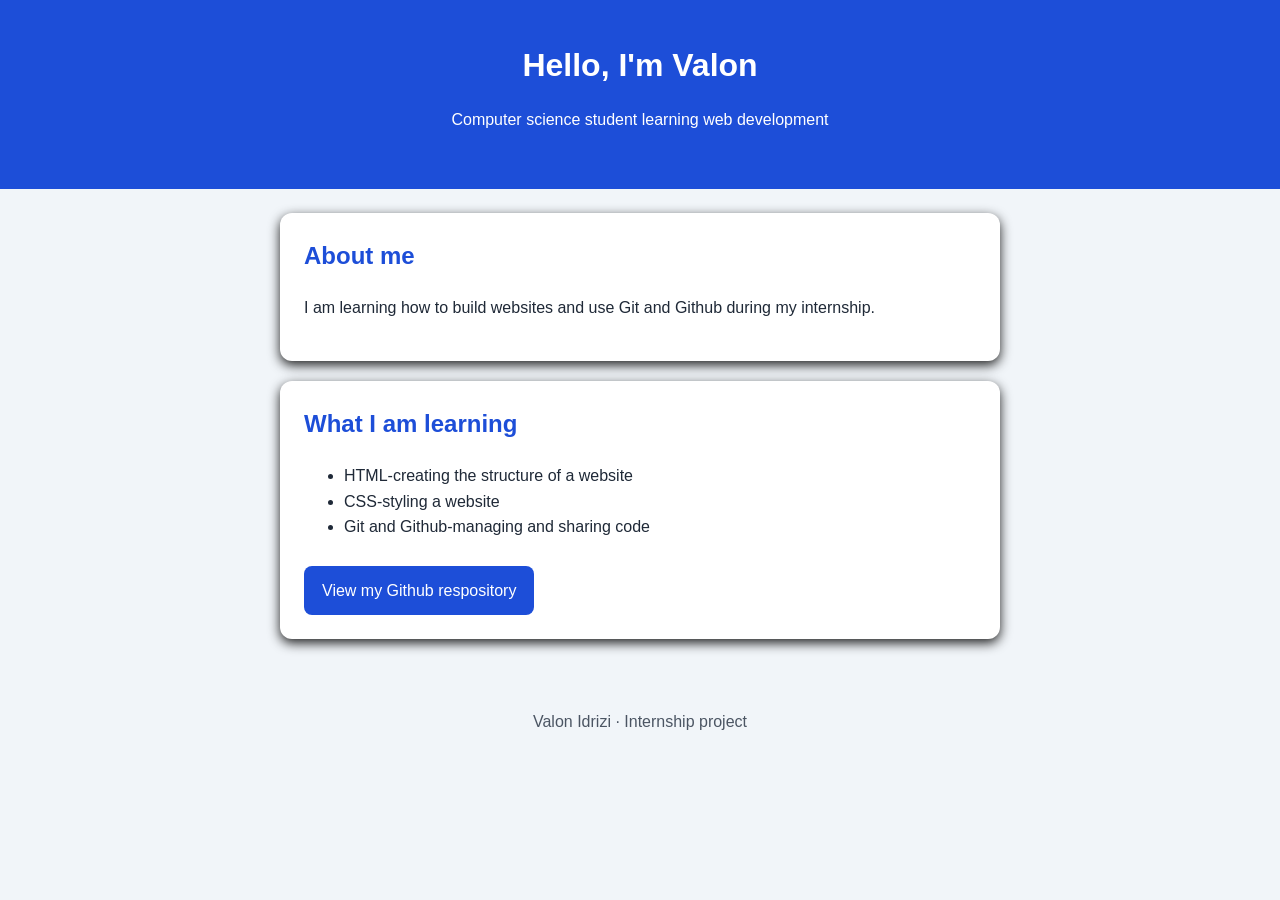
<file: index.html>
<!DOCTYPE html>
<html lang="en">
  <head>
    <meta charset="UTF-8" />
    <meta name="viewport" content="width=device-width, initial-scale=1.0" />
    <title>Valon idrizi</title>
    <link rel="stylesheet" href="style.css" /> 
  </head>
  <body>
    <header>
      <h1>Hello, I'm Valon</h1>
      <p>Computer science student learning web development</p>
    </header>
    <main>
      <section>
        <h2>About me</h2>
        <p>
          I am learning how to build websites and use Git and Github during my internship.
        </p>
      </section>
      <section>
        <h2>What I am learning</h2>
        <ul>
          <li>HTML-creating the structure of a website</li>
          <li>CSS-styling a website</li>
          <li>Git and Github-managing and sharing code</li>
        </ul>
        <a class="button" href="https://github.com/Valonidrizii/Git-praktike">
          View my Github respository
        </a>
      </section>
    </main>
<footer>
  <p>Valon Idrizi · Internship project </p>
</footer>
  </body>
</html>
</file>
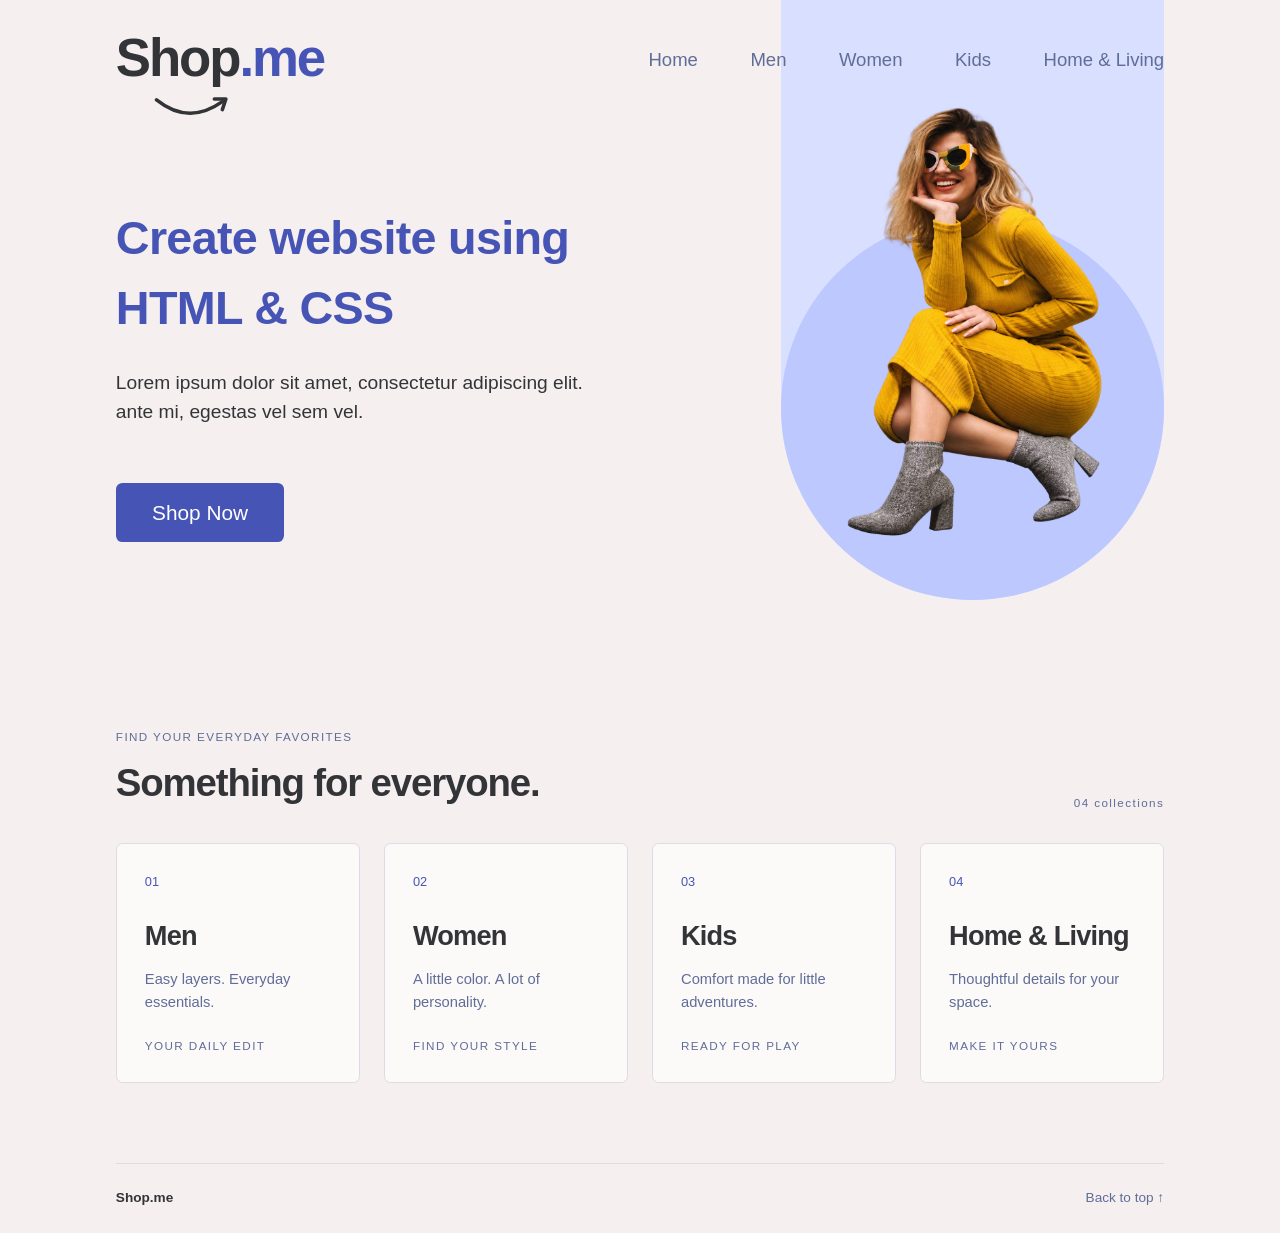
<file: shopme-html-css/index.html>
<!DOCTYPE html>
<html lang="en">
  <head>
    <meta charset="UTF-8" />
    <meta name="viewport" content="width=device-width, initial-scale=1.0" />
    <meta name="description" content="A Shop.me landing page built with HTML and CSS." />
    <title>Shop.me — HTML & CSS</title>
    <link rel="stylesheet" href="style.css" />
  </head>
  <body>
    <a class="skip-link" href="#main">Skip to content</a>

    <!-- FLEX: logoja dhe menuja vendosen në të njëjtin rresht. -->
    <header class="site-header">
      <div class="container header-layout">
        <a class="brand" href="#home" aria-label="Shop.me home">
          <span>Shop<span class="brand-accent">.me</span></span>
          <svg class="brand-smile" viewBox="0 0 90 26" aria-hidden="true">
            <path d="M4 5 Q40 34 78 7" />
            <path d="M69 4 L82 4 L78 16" />
          </svg>
        </a>

        <nav class="navigation" aria-label="Main navigation">
          <a href="#home">Home</a>
          <a href="#men">Men</a>
          <a href="#women">Women</a>
          <a href="#kids">Kids</a>
          <a href="#living">Home &amp; Living</a>
        </nav>
      </div>
    </header>

    <main id="main">
      <section class="hero" id="home" aria-labelledby="hero-title">
        <!-- GRID: teksti është në kolonën e majtë, fotografia në të djathtën. -->
        <div class="container hero-layout">
          <div class="hero-copy">
            <h1 id="hero-title">Create website using<br />HTML &amp; CSS</h1>
            <p>
              Lorem ipsum dolor sit amet, consectetur adipiscing elit.<br class="desktop-break" />
              ante mi, egestas vel sem vel.
            </p>
            <a class="button" href="#collections">Shop Now</a>
          </div>

          <!-- Sfondi dhe rrethi janë CSS; vetëm personi është fotografi. -->
          <div class="hero-art">
            <span class="hero-circle" aria-hidden="true"></span>
            <img
              class="hero-model"
              src="assets/model.png"
              alt="A smiling woman wearing a mustard yellow dress and gray boots"
              width="1199"
              height="1312"
            />
          </div>
        </div>
      </section>

      <!-- Shtesë për ushtrim: lidhjet e menusë çojnë te këto kategori. -->
      <section class="collections container" id="collections" aria-labelledby="collections-title">
        <div class="section-heading">
          <div>
            <p class="eyebrow">FIND YOUR EVERYDAY FAVORITES</p>
            <h2 id="collections-title">Something for everyone.</h2>
          </div>
          <span class="collection-count">04 collections</span>
        </div>

        <!-- GRID: katër karta në desktop, dy në tablet, një në telefon. -->
        <div class="collection-grid">
          <article class="collection-card" id="men" tabindex="-1">
            <span class="card-number">01</span>
            <h3>Men</h3>
            <p>Easy layers. Everyday essentials.</p>
            <span class="card-label">YOUR DAILY EDIT</span>
          </article>
          <article class="collection-card" id="women" tabindex="-1">
            <span class="card-number">02</span>
            <h3>Women</h3>
            <p>A little color. A lot of personality.</p>
            <span class="card-label">FIND YOUR STYLE</span>
          </article>
          <article class="collection-card" id="kids" tabindex="-1">
            <span class="card-number">03</span>
            <h3>Kids</h3>
            <p>Comfort made for little adventures.</p>
            <span class="card-label">READY FOR PLAY</span>
          </article>
          <article class="collection-card" id="living" tabindex="-1">
            <span class="card-number">04</span>
            <h3>Home &amp; Living</h3>
            <p>Thoughtful details for your space.</p>
            <span class="card-label">MAKE IT YOURS</span>
          </article>
        </div>
      </section>
    </main>

    <footer class="site-footer container">
      <p>Shop.me</p>
      <a href="#home">Back to top <span aria-hidden="true">↑</span></a>
    </footer>
  </body>
</html>
</file>
<file: style.css>
*{
  box-sizing: border-box;
}

body{
  margin: 0;
  font-family: Arial, Helvetica, sans-serif;
  line-height: 1.6;
  background-color: #f1f5f9;
  color: #1f2937;
}

header{
  padding: 40px 20px;
  background-color: #1d4ed8;
  color: white;
  text-align: center;
}
header h1 {
  margin: 0;
}

main{
  max-width: 760px;
  margin: 0 auto;
  padding: 24px 20px;
}

section{
  margin-bottom: 20px;
  padding: 24px;
  background-color: white;
  border-radius: 12px;
  box-shadow: 0 4px 12px rgba(0,0,0,0.88);
}

h2{
  margin-top: 0;
  color: #1d4ed8;
}
ul{
  padding-left: 20px;
}

li{
  margin-left: 20px;
}

.button{
  display:inline-block;
  margin-top: 10px;
  padding:12px 18px;
  background-color: #1d4ed8;
  color: white;
  text-decoration: none;
  border-radius: 8px;
}

.button:hover{
  background-color: #1e40af;
}

footer{
  padding: 10px 20px;
  color: #4b5563;
  text-align: center;
}
</file>
<file: shopme-html-css/style.css>
/* 1. VARIABLAT: ndrysho një vlerë këtu dhe ajo përdoret në gjithë faqen. */
:root {
  --color-background: #f5efef;
  --color-text: #333438;
  --color-primary: #4655b5;
  --color-primary-hover: #334397;
  --color-navigation: #606d98;
  --color-lavender: #d9dfff;
  --color-circle: #bdc8ff;
  --color-surface: #fcf9f9;
  --color-border: #dedbe8;
  --space-small: 0.75rem;
  --space-medium: 1.5rem;
  --space-large: 3rem;
  --radius: 0.4rem;
  --container-width: 81.9%;
  --transition: 180ms ease;
}

/* 2. BAZA: padding-u dhe border-i përfshihen në gjerësinë e elementit. */
* { box-sizing: border-box; }
html { scroll-behavior: smooth; }
body {
  margin: 0;
  background: var(--color-background);
  color: var(--color-text);
  font-family: "Trebuchet MS", Arial, sans-serif;
  line-height: 1.5;
}
a { color: inherit; text-decoration: none; }
img { display: block; max-width: 100%; }
h1, h2, h3, p { margin: 0; }
.container { width: min(var(--container-width), 1296px); margin-inline: auto; }

/* 3. FLEX: logoja majtas, menuja djathtas. */
.site-header { position: absolute; inset: 0 0 auto; z-index: 2; }
.header-layout {
  display: flex;
  align-items: flex-start;
  justify-content: space-between;
  gap: var(--space-medium);
  padding-top: 1.15rem;
}
.brand { flex-shrink: 0; font-size: 3.3rem; font-weight: 700; letter-spacing: -0.04em; }
.brand-accent { color: var(--color-primary); }
.brand-smile {
  display: block;
  width: 5rem;
  height: 1.5rem;
  margin: -0.15rem 0 0 2.3rem;
  fill: none;
  stroke: var(--color-text);
  stroke-width: 4;
  stroke-linecap: round;
  stroke-linejoin: round;
}
.navigation {
  display: flex;
  align-items: center;
  flex-wrap: wrap;
  gap: clamp(1.3rem, 4.1vw, 4rem);
  padding-top: 1.75rem;
  color: var(--color-navigation);
  font-size: 1.16rem;
}
.navigation a { transition: color var(--transition); }
.navigation a:hover { color: var(--color-primary-hover); }

/* 4. GRID: dy kolona, me hapësirë midis tyre. */
.hero-layout {
  display: grid;
  grid-template-columns: minmax(0, 1.65fr) minmax(0, 1fr);
  align-items: center;
  gap: 2rem;
}
.hero { padding-bottom: 5rem; }
.hero-copy { padding-top: 9rem; }
.hero-copy h1 {
  color: var(--color-primary);
  font-size: clamp(2.25rem, 3.65vw, 3.5rem);
  font-weight: 600;
  line-height: 1.5;
  letter-spacing: -0.015em;
}
.hero-copy p { margin-top: 1.65rem; font-size: 1.2rem; line-height: 1.5; }
.button {
  display: inline-flex;
  align-items: center;
  justify-content: center;
  margin-top: 3.5rem;
  padding: 0.8rem 2.2rem;
  border: 1px solid transparent;
  border-radius: var(--radius);
  background: var(--color-primary);
  color: #fff;
  font-size: 1.3rem;
  transition: background var(--transition), transform var(--transition);
}
.button:hover { background: var(--color-primary-hover); transform: translateY(-2px); }

/* 5. POSITION: figura mbetet pjesë e Grid; dekorimet vendosen brenda saj. */
.hero-art {
  position: relative;
  isolation: isolate;
  width: 100%;
  aspect-ratio: 474 / 742;
  border-radius: 0 0 50% 50% / 0 0 32% 32%;
  background: var(--color-lavender);
}
.hero-circle {
  position: absolute;
  inset: auto 0 0;
  aspect-ratio: 1;
  border-radius: 50%;
  background: var(--color-circle);
  z-index: -1;
}
.hero-model {
  position: absolute;
  left: -3%;
  bottom: 9.5%;
  width: 106%;
  max-width: none;
  height: auto;
}

/* 6. GRID I KARTAVE: repeat(4, ...) krijon katër kolona të barabarta. */
.collections { padding-block: 3rem 5rem; scroll-margin-top: 2rem; }
.section-heading { display: flex; justify-content: space-between; align-items: end; gap: var(--space-medium); }
.eyebrow, .collection-count, .card-label { font-size: 0.73rem; letter-spacing: 0.12em; color: var(--color-navigation); }
.eyebrow { margin-bottom: 0.5rem; }
.section-heading h2 { font-size: clamp(1.8rem, 3vw, 2.4rem); font-weight: 600; letter-spacing: -0.03em; }
.collection-count { white-space: nowrap; }
.collection-grid { display: grid; grid-template-columns: repeat(4, minmax(0, 1fr)); gap: var(--space-medium); margin-top: 2rem; }
.collection-card {
  display: flex;
  flex-direction: column;
  align-items: flex-start;
  min-height: 15rem;
  padding: 1.75rem;
  border: 1px solid var(--color-border);
  border-radius: var(--radius);
  background: var(--color-surface);
  scroll-margin-top: 2rem;
}
.card-number { color: var(--color-primary); font-size: 0.8rem; }
.collection-card h3 { margin-top: 1.5rem; font-size: 1.7rem; font-weight: 600; letter-spacing: -0.03em; }
.collection-card p { margin-block: var(--space-small) var(--space-medium); font-size: 0.92rem; color: var(--color-navigation); }
.card-label { margin-top: auto; }
.collection-card:target { border-color: var(--color-primary); background: #edf0ff; }
.site-footer { display: flex; justify-content: space-between; gap: 1rem; border-top: 1px solid var(--color-border); padding-block: 1.5rem; font-size: 0.85rem; }
.site-footer p { font-weight: 700; }
.site-footer a { color: var(--color-navigation); }

/* 7. TASTIERA: një lidhje e fokusuar duhet të jetë e dallueshme. */
a:focus-visible, .collection-card:focus-visible { outline: 3px solid var(--color-primary); outline-offset: 5px; }
.skip-link { position: absolute; left: 1rem; top: -5rem; z-index: 10; padding: 0.7rem 1rem; background: #fff; color: var(--color-primary); }
.skip-link:focus { top: 1rem; }

/* 8. MEDIA QUERIES: përshtatja për tablet dhe telefon. */
@media (max-width: 1100px) {
  :root { --container-width: 88%; }
  .brand { font-size: 2.7rem; }
  .navigation { gap: 1.5rem; font-size: 1rem; padding-top: 1.2rem; }
  .hero-copy { padding-top: 6rem; }
  .hero-copy p { font-size: 1rem; }
  .desktop-break { display: none; }
  .button { margin-top: 2rem; font-size: 1rem; }
  .collection-grid { grid-template-columns: repeat(2, minmax(0, 1fr)); }
}
@media (max-width: 760px) {
  .site-header { position: relative; }
  .header-layout { flex-direction: column; align-items: center; gap: 1.5rem; padding-block: 1.5rem; }
  .navigation { justify-content: center; gap: 0.8rem 1.25rem; padding: 0; font-size: 0.95rem; }
  .hero-layout { grid-template-columns: 1fr; gap: var(--space-large); }
  .hero-copy { padding-top: 2rem; text-align: center; }
  .hero-copy h1 { font-size: clamp(1.7rem, 6.4vw, 2.8rem); line-height: 1.35; }
  .hero-copy p { max-width: 33rem; margin-inline: auto; margin-top: 1.2rem; }
  .hero-art { width: min(100%, 360px); justify-self: center; border-radius: 45% 45% 50% 50% / 25% 25% 32% 32%; }
  .hero-model { bottom: 9.5%; }
  .hero { padding-bottom: 2rem; }
  .collections { padding-block: 2rem 3rem; }
  .section-heading { align-items: flex-start; flex-direction: column; gap: 0.75rem; }
}
@media (max-width: 500px) {
  .collection-grid { grid-template-columns: 1fr; }
  .collection-card { min-height: 13rem; }
}
@media (prefers-reduced-motion: reduce) {
  html { scroll-behavior: auto; }
  .button, .navigation a { transition: none; }
  .button:hover { transform: none; }
}
</file>
